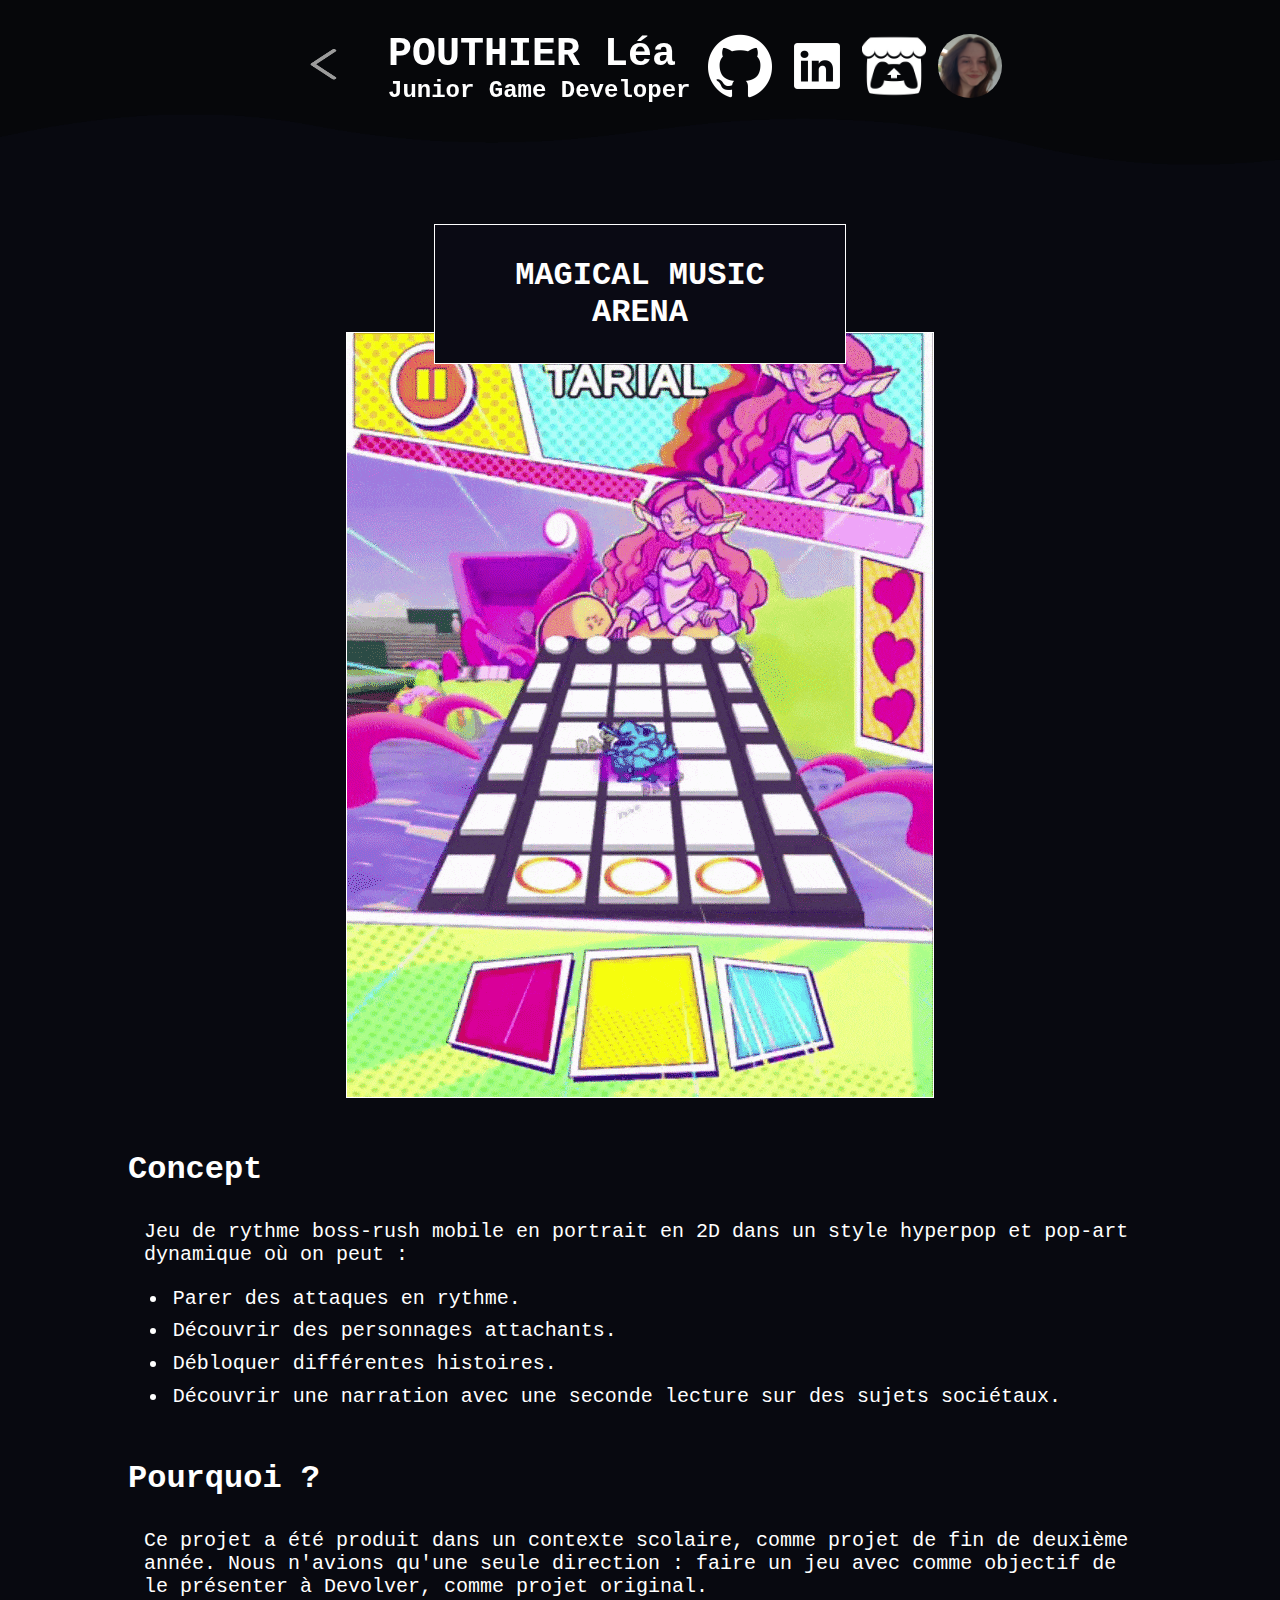
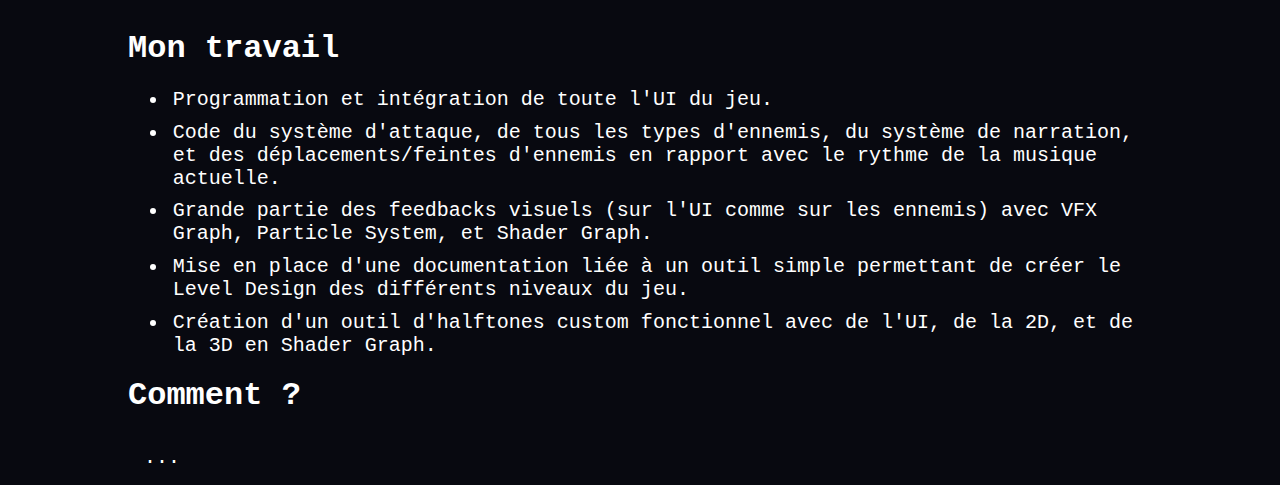
<file: Pages/MMA.html>
<!DOCTYPE html>
<html lang="en">
<head>

    <meta charset="UTF-8">
    <meta name="viewport" content="width=device-width, initial-scale=1.0">

    <link rel="stylesheet" href="../Styles/page.css">
    <title>Magical Music Arena</title>

</head>

<body>
   
    <header>

        <a href="../index.html" id="Return"><img src="../Resources/Sources/Arrow.png"> </a>
        
        <div id="Profile">
            <h1> POUTHIER Léa </h1>
            <h3> Junior Game Developer</h3>
        </div>

        <div id="Contacts">
            <a href="https://github.com/elagmae" class="ContactLinks"><img src="../Resources/Sources/GithubLogo.png" style="filter: brightness(0) invert(1);"></a>
            <a href="https://www.linkedin.com/in/elagmae" class="ContactLinks"><img src="../Resources/Sources/LinkedinLogo.png"></a>
            <a href="https://elagmae.itch.io" class="ContactLinks"><img src="../Resources/Sources/ItchioLogo.png" style="filter: brightness(0) invert(1);"></a>
            <a id="CV" href="../Resources/PouthierLéa_CV.pdf"> <img style="border-radius:5rem;" src="../Resources/Sources/profil.png" class="ContactLogos"> </a>     
        </div>

    </header>

    <main>

        <article>

            <div id="ProjectVisual">
                <h2> MAGICAL MUSIC ARENA </h2>
                <img src="../Resources/Gifs/MMA.gif">
            </div>

            <section id="Infos">

                <h2> Concept </h2>
                <p>
                    Jeu de rythme boss-rush mobile en portrait en 2D dans un style hyperpop et pop-art dynamique où on peut :
                    <br>
                    <ul>
                        <li>Parer des attaques en rythme.</li>
                        <li>Découvrir des personnages attachants.</li>
                        <li>Débloquer différentes histoires.</li>
                        <li>Découvrir une narration avec une seconde lecture sur des sujets sociétaux.</li>
                    </ul>
                </p>

                <h2> Pourquoi ? </h2>

                <p>
                    Ce projet a été produit dans un contexte scolaire, comme projet de fin de deuxième année. Nous n'avions qu'une seule direction : faire un jeu avec comme objectif de le présenter à Devolver, comme projet original.
                </p>

                <h2> Mon travail </h2>

                <ul>
                    <li>Programmation et intégration de toute l'UI du jeu.</li>
                    <li>Code du système d'attaque, de tous les types d'ennemis, du système de narration, et des déplacements/feintes d'ennemis en rapport avec le rythme de la musique actuelle.</li>
                    <li>Grande partie des feedbacks visuels (sur l'UI comme sur les ennemis) avec VFX Graph, Particle System, et Shader Graph.</li>
                    <li>Mise en place d'une documentation liée à un outil simple permettant de créer le Level Design des différents niveaux du jeu.</li>
                    <li>Création d'un outil d'halftones custom fonctionnel avec de l'UI, de la 2D, et de la 3D en Shader Graph.</li>
                </ul>

                <h2> Comment ? </h2>

                <p>...</p>

            </section>

        </article>
    
    </main>

</body>
</html>
</file>
<file: Styles/page.css>
:root 
{
  --header-height: 10rem;
  --page-width:80%;
}

*
{
    scrollbar-width: 2rem;
    scrollbar-color: rgb(255, 255, 255) rgb(9, 10, 10);
    font-family: 'Courier New', Courier, monospace;
    color:white;

    margin:0;
    box-sizing: border-box;
}

body
{
    background-color: #080910;
    color:white;
}

header 
{
    display: flex;
    position: fixed;
    width: 100%;
    background-size: 1400px 175px;
    height: 175px;
    align-items:flex-start;
    justify-content: center;
    padding: 1rem 2rem;
    background-color: #06070a;
    z-index: 100;

    background-repeat: repeat-x;
    background-size: cover;

    -webkit-mask-image: url('../Resources/Sources/wave.png');
    -webkit-mask-repeat: repeat-x;
    -webkit-mask-size: 1400px 175px;

    mask-image: url('../Resources/Sources/wave.png');
    mask-repeat: repeat-x;
    mask-position: 0 0;
    mask-size: 1400px 175px;

    animation: wave-seamless 8s linear infinite;
}

@keyframes wave-seamless {
    from 
    {
        -webkit-mask-position: 0 0 ;
        mask-position: 0 0 ;
    }

    to 
    {
        -webkit-mask-position:  -1400px 0;
        mask-position: -1400px 0;
    }
}


#Return img
{
    rotate: 180deg;
    margin:2rem;
    height:2rem;
    width:2rem;
}

header img
{
    transition: 0.2s;
    margin:0.1rem;
    height:4rem;
    width:4rem;
}

header #Profile
{
    padding:1rem;
    display: block;
    justify-self: start;
}

header #Contacts
{
    transition:0.2s;
    display: block;
    justify-self: end;
    padding-top: 1rem;

}

header img:hover
{
    transition: 0.2s;
    transform: scale(110%);
}

main
{
    width:var(--page-width);
    justify-self: center;
    padding-top: var(--header-height);
}

article
{
    padding-top: 2rem;
}

#ProjectVisual
{
    position:relative;
    display: block;
    justify-self: center;
}

#ProjectVisual img
{
    border-style: solid;
    border-width: 1px;
}

#ProjectVisual h2
{
    position: relative;
    top:2rem;
    width:70%;
    padding:2rem;

    display: block;
    justify-self: center;
    align-content: center;

    z-index: 2;
    background-color: rgb(10, 10, 20);
    text-align: center;

    border-style: solid;
    border-width: 1px;
}

#Infos
{
    padding-top: 2rem;
}

#Infos h2, h4, p
{
    padding-top: 1rem;
    padding-bottom: 1rem;
}

section .CodeGrid
{
    display: grid;
    grid-template-columns: auto auto auto;
    justify-self: center;
    padding:0;
}

.CodeImg
{
    display: block;
    justify-self: center;
    margin:1rem;
    height:15rem;

    border-style: solid;
    border-width: 1px;

    transition:0.2s;
    scale:100%;
}

.CodeImg:hover
{
    margin:1rem;
    transition:0.2s;
    scale:108%;
}

.CodeText
{
    text-align: center;
}

/*#region Fonts*/

h1
{
    font-size: 2.5rem;
}

h2
{
    font-size: 2rem;
}

h3
{
    font-size: 1.5rem;
}

h4
{
    font-size: 1.4rem;
}

h5
{
    font-size:1.25rem;
    padding:1rem;
}

li
{
    font-size:1.25rem;
    padding:0.3rem;
}

p
{
    padding:1rem;
    font-size:1.25rem;
}

/*#endregion Fonts*/
</file>
